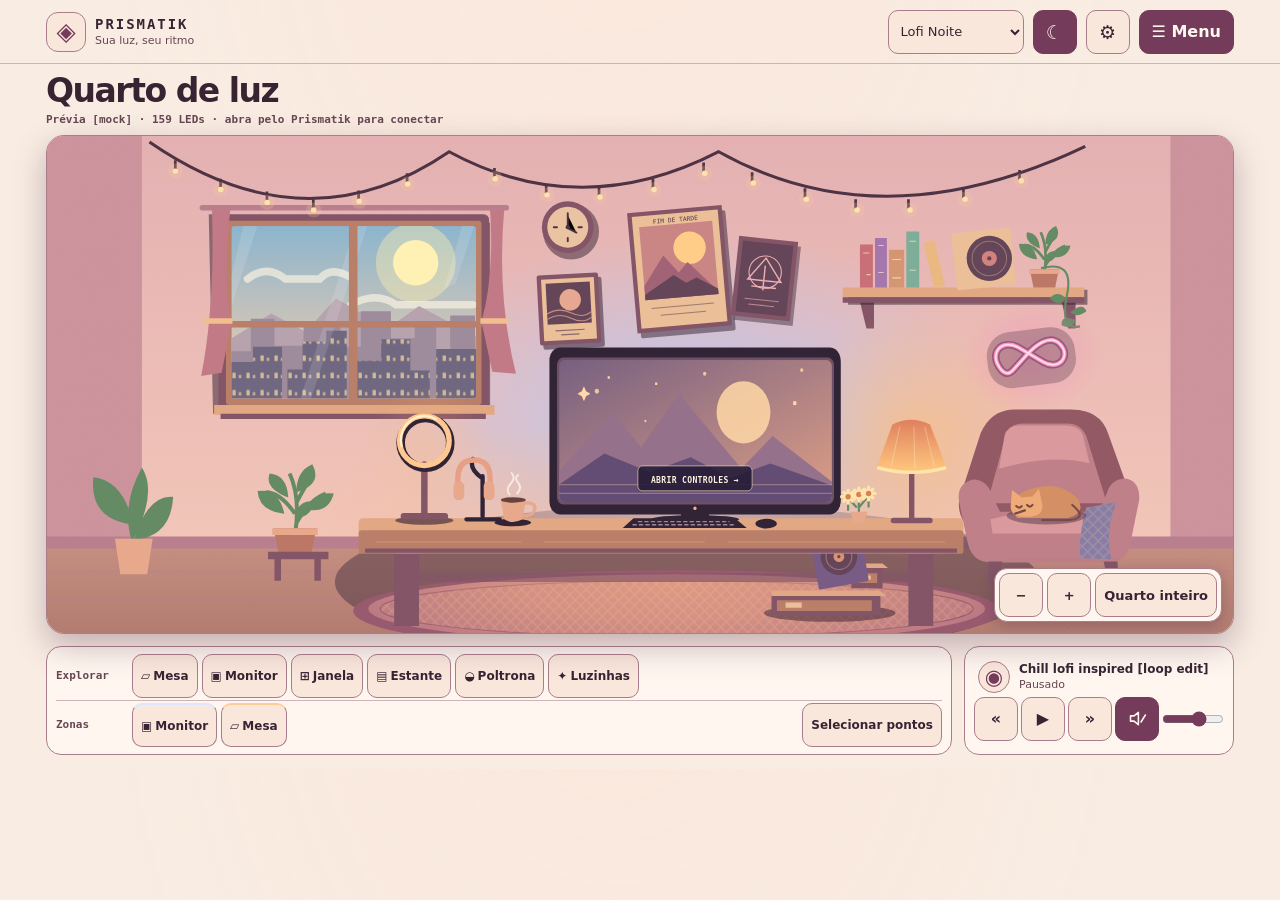
<file: Software/res/www/index.html>
<!doctype html>
<html lang="pt-BR" data-style="lofi">
<head>
<meta charset="utf-8">
<meta name="viewport" content="width=device-width, initial-scale=1">
<meta name="theme-color" content="#211923">
<title>Quarto de luz · Prismatik</title>
<link rel="stylesheet" href="app.css">
<script src="app.js" defer></script>
</head>
<body>
<header class="top">
  <div class="brand"><span class="brand-mark" aria-hidden="true">◈</span><div><strong>PRISMATIK</strong><small>Sua luz, seu ritmo</small></div></div>
  <div class="appearance">
    <label class="sr" for="theme">Estilo do quarto</label>
    <select id="theme"><option value="lofi">Lofi Noite</option><option value="retro">Retro CRT</option><option value="cozy">Aconchego Dia</option></select>
    <button id="scheme" type="button" aria-label="Modo claro" aria-pressed="false" title="Alternar modo claro ou escuro">☀</button>
    <button id="settings-open" type="button" aria-label="Configurações" title="Configurações">⚙</button>
    <button id="menu" type="button" aria-haspopup="dialog" class="primary"><span aria-hidden="true">☰</span> Menu</button>
  </div>
</header>
<main>
  <div class="heading"><div><h1>Quarto de luz</h1><p id="connection" role="status">Carregando prévia…</p></div></div>
  <div class="stage-frame"><section class="stage" aria-label="Quarto interativo">
    <svg id="room" viewBox="0 0 1100 510" preserveAspectRatio="xMidYMid slice" aria-label="Ilustração interativa do quarto; use os botões para navegar com teclado">
    <defs>
      <linearGradient id="wall" x2="0" y2="1" gradientUnits="objectBoundingBox"><stop class="wall-top"/><stop offset="1" class="wall-bottom"/></linearGradient>
      <linearGradient id="sky" x2="0" y2="1"><stop class="sky-top"/><stop offset="1" class="sky-bottom"/></linearGradient>
      <linearGradient id="floor" x2="0" y2="1"><stop class="floor-top"/><stop offset="1" class="floor-bottom"/></linearGradient>
      <linearGradient id="screen" x2="1" y2="1"><stop class="screen-top"/><stop offset="1" class="screen-bottom"/></linearGradient>
      <radialGradient id="lamp"><stop stop-color="#ffbe75" stop-opacity=".64"/><stop offset="1" stop-color="#ffbe75" stop-opacity="0"/></radialGradient>
      <radialGradient id="monitor-bias"><stop stop-color="currentColor"/><stop offset=".37" stop-color="currentColor" stop-opacity=".93"/><stop offset="1" stop-color="currentColor" stop-opacity="0"/></radialGradient>
      <radialGradient id="desk-bias"><stop stop-color="currentColor"/><stop offset=".45" stop-color="currentColor" stop-opacity=".72"/><stop offset="1" stop-color="currentColor" stop-opacity="0"/></radialGradient>
      <radialGradient id="neon-glow"><stop stop-color="#f58fbc" stop-opacity=".52"/><stop offset="1" stop-color="#f58fbc" stop-opacity="0"/></radialGradient>
      <clipPath id="back-wall"><rect x="88" y="23" width="954" height="373"/></clipPath>
      <clipPath id="rug-shape"><ellipse cx="584" cy="463" rx="286" ry="32"/></clipPath>
      <linearGradient id="lamp-shade" x2="0" y2="1"><stop stop-color="#df805f"/><stop offset="1" stop-color="#ffc77e"/></linearGradient>
      <pattern id="dither" width="7" height="7" patternUnits="userSpaceOnUse"><path d="M1 1h1v1H1zm4 4h1v1H5z" fill="#fff" opacity=".12"/></pattern>
      <pattern id="windows" width="13" height="16" patternUnits="userSpaceOnUse"><path d="M3 4h3v5H3zm6 2h2v3H9z" fill="var(--lit)" opacity=".68"/></pattern>
      <pattern id="weave" width="10" height="10" patternUnits="userSpaceOnUse"><path d="m0 5 5-5 5 5-5 5z" fill="none" stroke="#ffc892" opacity=".26"/></pattern>
      <pattern id="scan" width="4" height="4" patternUnits="userSpaceOnUse"><path d="M0 1h4" stroke="#060211" opacity=".25"/></pattern>
      <clipPath id="glass"><rect x="171" y="108" width="227" height="160" rx="3"/></clipPath>
      <clipPath id="screen-glass"><rect x="475" y="231" width="253" height="114" rx="5"/></clipPath>
      <g id="plant"><path d="M0 48C3 29 2 15-4 2M1 39q10-18 22-22M0 32Q-11 16-22 16M1 24Q10 7 13 4" fill="none" stroke="var(--leaf)" stroke-width="3"/><path d="M-5 20Q-23 13-19 2Q-6 3-5 20M1 16Q1 0 13-5Q21 10 1 16M9 29Q14 15 29 17Q25 32 9 29M-8 32Q-27 30-28 15Q-12 13-8 32M0 35Q2 21 15 23Q11 36 0 35" fill="var(--leaf)"/><path d="M-16 43h32l-4 20h-24z" fill="var(--pot)"/><path d="M-17 43h34v5h-34z" fill="var(--pot-light)"/></g>
      <g id="daisy"><path d="M0 0v13" stroke="var(--leaf)" stroke-width="2"/><path d="M0-6v12M-6 0H6m-10-4 8 8m0-8-8 8" stroke="#ffe5ab" stroke-width="3" stroke-linecap="round"/><circle r="2.5" fill="#d58256"/></g>
    </defs>
    <g id="room-art" aria-hidden="true">
      <rect width="1100" height="510" fill="url(#wall)"/>
      <path d="M0 0h88v405H0zM1042 0h58v408h-58z" class="side-wall"/>
      <path d="M0 16h1100v7H0zm0 380h1100v12H0z" class="trim"/>
      <path d="M0 407h1100v103H0z" fill="url(#floor)"/>
      <path d="M0 428h1100M0 453h1100M0 486h1100" fill="none" class="floor-lines" stroke-width="2"/>
      <path d="M0 0h1100v510H0z" fill="url(#dither)" opacity=".45"/>
      <ellipse cx="594" cy="438" rx="327" ry="72" fill="var(--room-shadow)" opacity=".42"/>
      <ellipse cx="584" cy="465" rx="300" ry="38" class="rug-edge"/>
      <ellipse cx="584" cy="463" rx="286" ry="32" class="rug"/>
      <ellipse cx="584" cy="463" rx="275" ry="26" fill="url(#weave)" stroke="var(--rug-edge)"/>
      <g id="rug-light" clip-path="url(#rug-shape)" opacity="0">
        <ellipse cx="582" cy="440" rx="308" ry="74" fill="url(#desk-bias)" opacity=".84"/>
      </g>
      <g clip-path="url(#back-wall)">
        <ellipse id="monitor-wall-light" cx="601" cy="295" rx="299" ry="183" fill="url(#monitor-bias)" opacity="0"/>
        <ellipse id="desk-wall-light" cx="568" cy="386" rx="344" ry="102" fill="url(#desk-bias)" opacity="0"/>
      </g>
      <path d="M150 97l261 8v177H154z" class="room-shadow" opacity=".52"/>
      <rect x="159" y="97" width="251" height="182" rx="5" class="wood-dark"/>
      <rect x="166" y="103" width="237" height="171" rx="3" class="wood"/>
      <g clip-path="url(#glass)">
        <rect x="171" y="108" width="227" height="160" fill="url(#sky)"/>
        <g class="night"><circle cx="344" cy="145" r="35" fill="#ffe6b5" opacity=".15"/><circle cx="344" cy="145" r="21" fill="#ffe9ba"/><circle cx="352" cy="138" r="19" class="moon-cut"/><path d="M193 129h2m20 28h3m12-30h3m28 14h4m22-24h3m17 36h4m74 13h4m-104 0h3m109-35h3" stroke="#ffdfaf" stroke-width="2.6" stroke-linecap="round"/></g>
        <g class="day"><circle cx="342" cy="142" r="37" fill="#fff1ac" opacity=".4"/><circle cx="342" cy="142" r="21" fill="#fff1b4"/><path d="M186 157q18-14 35 0h32q11-13 31 0M282 181q23-13 42 0h71" fill="none" stroke="#fff7e5" stroke-width="7" opacity=".64" stroke-linecap="round"/></g>
        <path d="m170 213 38-24 32 17 28-31 48 28 29-21 54 29v57H170z" class="hills"/>
        <path d="M170 224h19v-30h22v25h27v-21h34v22h19v-33h28v25h22v-11h20v22h13v-32h23v77H170z" class="city-back"/>
        <path d="M171 234h20v-14h27v48h-47zm52 7h14v-26h22v-10h19v63h-55zm62-8h25v-20h27v29h18v26h-70zm76-11h38v46h-38z" class="city"/>
        <path d="M171 234h20v-14h27v48h-47zm52 7h14v-26h22v-10h19v63h-55zm62-8h25v-20h27v29h18v26h-70zm76-11h38v46h-38z" fill="url(#windows)"/>
        <path id="rain" d="m180 121-12 28m37-9-11 24m29 10-12 25m33-58-12 29m45-42-12 27m34 25-10 24m44-55-12 26m47-13-10 25m-11 18-9 22m-112-3-10 23m138-43-12 26m-73-82-10 23" stroke="#eaf2ff" stroke-width="1.4" opacity=".28" class="night"/>
        <path d="m182 108-11 47v28l24-75m91 0-51 160h10l52-160m88 0-17 59 11-6 17-53" fill="#fff" opacity=".12"/>
      </g>
      <path d="M280 105h8v168h-8zm-114 91h237v6H166z" class="wood"/>
      <path d="M155 274h260v9H155z" class="wood-light"/><path d="M161 282h246v5H161z" class="wood-dark"/>
      <path d="M144 91h282" stroke="var(--trim)" stroke-width="5" stroke-linecap="round"/>
      <path d="M153 93h17q-7 60 1 105l-9 46-19 3q13-66 10-154zm258 0h13q-7 81 11 152l-22-2-10-46q12-44 8-104z" class="curtain"/>
      <path d="M145 196h27m230 0h25" stroke="var(--thread)" stroke-width="5"/>
      <circle cx="486" cy="113" r="26" class="room-shadow" opacity=".5"/><circle cx="483" cy="109" r="24" class="wood-dark"/><circle cx="483" cy="109" r="19" fill="#eac4a2"/><path d="M483 96v3m0 20v3m-13-13h3m20 0h3m-13-11v12l8 4" stroke="#513342" stroke-width="1.8" stroke-linecap="round"/><circle cx="483" cy="109" r="2" fill="#513342"/>
      <g transform="translate(538 96) rotate(-5)">
        <rect x="3" y="5" width="88" height="112" rx="2" class="room-shadow" opacity=".5"/><rect width="88" height="112" class="wood-dark"/><rect x="4" y="4" width="80" height="104" class="art-paper"/>
        <rect x="10" y="14" width="68" height="68" class="art-sky"/><circle cx="55" cy="37" r="15" fill="#ffcd87"/><path d="m10 69 20-27 13 17 9-9 26 29v3H10z" fill="var(--poster-hill)"/><path d="m10 77 28-16 11 8 10-4 19 12v5H10z" class="art-dark"/>
        <path d="M15 90h58M23 97h42" stroke="var(--poster-ink)" opacity=".5"/><text x="44" y="12" text-anchor="middle" class="poster-text" font-size="5.8">FIM DE TARDE</text>
      </g>
      <g transform="translate(454 154) rotate(-3)">
        <rect x="3" y="4" width="57" height="65" rx="2" class="room-shadow" opacity=".54"/>
        <rect width="57" height="65" rx="2" class="wood-dark"/>
        <rect x="4" y="4" width="49" height="57" class="art-paper"/>
        <rect x="8" y="8" width="41" height="38" class="art-dark"/>
        <circle cx="30" cy="24" r="10" fill="#e7a891"/>
        <path d="M8 36q11-6 22 0t19 0m-41 5q11-6 22 0t19 0" fill="none" stroke="#e7a891" stroke-opacity=".75"/>
        <path d="M15 52h27m-22 4h17" stroke="var(--poster-ink)" opacity=".62"/>
      </g>
      <g transform="translate(642 117) rotate(6)">
        <rect x="3" y="4" width="55" height="74" class="room-shadow" opacity=".45"/><rect width="55" height="74" class="wood-dark"/><rect x="4" y="4" width="47" height="66" class="art-dark"/>
        <circle cx="27.5" cy="31" r="15" fill="none" stroke="#edb0b4"/><path d="m12 39 15-21 16 21zm15-14v23m-11-3h23" fill="none" stroke="#edb0b4" stroke-width="1.3"/><path d="M11 57h32m-28 5h24" stroke="#edb0b4" opacity=".62"/>
      </g>
      <g>
        <path d="M754 178h13v25h-7zm187 0h13v25h-7z" class="wood-dark"/>
        <path d="M743 167h222v14H743z" class="room-shadow" opacity=".53"/><path d="M738 165h224v9H738z" class="wood-light"/><path d="M738 174h224v5H738z" class="wood-dark"/>
        <path d="M754 125h12v40h-12z" fill="#c96f77"/><path d="M768 119h11v46h-11z" fill="#a577ac"/><path d="M781 130h14v35h-14z" fill="#d59673"/><path d="M797 113h12v52h-12z" fill="#7eae99"/><path d="m813 124 10-3 10 42-10 3z" fill="#e9b981"/><path d="M757 133h6m8-7h5m8 13h8m8-17h6m-46 31h4m7-2h5m8 5h8m8-7h6" stroke="#fff2cd" opacity=".65"/>
        <rect x="844" y="112" width="55" height="53" rx="2" class="art-paper" transform="rotate(-6 870 165)"/><circle cx="874" cy="138" r="21" class="art-dark"/><circle cx="874" cy="138" r="16" fill="none" stroke="var(--lit)" opacity=".3"/><circle cx="874" cy="138" r="7" fill="#d48280"/><circle cx="874" cy="138" r="2" class="art-dark"/>
        <use href="#plant" transform="translate(925 112) scale(.84)"/><path d="M922 147q31-8 24 25t12 29" fill="none" stroke="var(--leaf)" stroke-width="2"/><path d="M945 175q-8-8-15 0 8 9 15 0m4 13q12-10 15-1-9 7-15 1m5 7q-14-5-13 5 9 5 13-5" fill="var(--leaf)"/>
      </g>
      <path d="M95 30q145 100 278 9 122 66 250 0 152 85 340-5" fill="none" stroke="var(--wire)" stroke-width="2.8"/>
      <g id="fairy" fill="#ffd29b" transform="translate(0 4)">
        <path d="M119 43v9m42 8v9m43 3v9m43-2v9m42-17v9m45-25v9m81-14v9m48 6v9m49-7v9m50-16v9m47-24v9m45 0v9m49 6v9m47 1v9m49-9v9m51-19v9m52-26v9" stroke="var(--wire)" stroke-width="2.5"/>
        <path d="M119 53h.1m42 17h.1m43 12h.1m43 7h.1m42-8h.1m45-16h.1m81-5h.1m48 15h.1m49 2h.1m50-7h.1m47-15h.1m45 9h.1m49 15h.1m47 10h.1m49 0h.1m51-10h.1m52-17h.1" stroke="#ffd29b" opacity=".22" stroke-width="14" stroke-linecap="round"/>
        <path d="M119 53h.1m42 17h.1m43 12h.1m43 7h.1m42-8h.1m45-16h.1m81-5h.1m48 15h.1m49 2h.1m50-7h.1m47-15h.1m45 9h.1m49 15h.1m47 10h.1m49 0h.1m51-10h.1m52-17h.1" stroke="#ffe4ae" stroke-width="5" stroke-linecap="round"/>
      </g>
      <ellipse cx="354" cy="313" rx="58" ry="58" fill="url(#lamp)" opacity=".42"/>
      <ellipse cx="805" cy="302" rx="125" ry="115" fill="url(#lamp)"/>
      <use href="#plant" transform="translate(230 335) scale(1.24)"/>
      <path d="M205 410h56v7h-56zm6 7h6v20h-6zm37 0h6v20h-6z" class="wood-dark"/>
      <g>
        <path d="M873 403q-30-18-27-41l20-62q9-21 30-22h53q28 0 35 22l22 61q8 29-20 49z" class="seat-dark"/>
        <path d="M872 365l17-62q3-12 17-12h40q13 0 18 12l19 62z" class="seat"/>
        <path d="M888 303q2-10 14-10h42q14 0 17 10l6 25q-35-9-84 5z" class="seat-shine"/>
        <path d="M859 343q14 0 19 18l6 12h92l8-20q4-11 17-11 13 3 12 20l-9 44q-5 14-20 14H876q-18 0-22-18l-8-38q-3-17 13-21" class="seat"/>
        <path d="M875 380q49-14 109 0l-2 13H877z" class="seat-shine"/>
        <path d="M873 419h13l-5 22h-8zm107 0h13v22h-8z" class="wood-dark"/>
        <path d="M964 369q-7 22-6 47l29 1q-6-26 5-53z" class="throw"/>
        <path d="M964 369q-7 22-6 47l29 1q-6-26 5-53z" fill="url(#weave)"/>
        <g id="cat">
          <ellipse cx="927" cy="376" rx="37" ry="8" class="room-shadow" opacity=".4"/>
          <path d="M896 373q-3-18 21-23 23-6 39 10 8 14-9 18h-47z" class="cat"/>
          <path d="m894 365 1-13 9 7 10-1 6-7 3 14q2 12-15 12-16 0-14-12" class="cat-light"/>
          <path d="M914 366q-2 3-5 0m-5 1q-2 3-5 0m-1 7 9-3m44-5q18 15-11 14h-17" fill="none" stroke="var(--cat-ink)" stroke-width="2" stroke-linecap="round"/>
        </g>
      </g>
      <path d="M322 393h23v86h-23zm477 0h23v86h-23z" class="wood-dark"/>
      <path d="M323 397h23v15h-23zm475 0h23v15h-23z" class="wood"/>
      <path d="M341 430h468v8H341z" class="wood-dark" opacity=".65"/>
      <g transform="translate(672 423)">
        <ellipse cx="54" cy="44" rx="61" ry="8" class="room-shadow" opacity=".5"/>
        <path d="M0 27h101v19H0zM74 2h29v19H74z" class="wood-dark"/>
        <path d="M0 23h100l7 5H0zm74-25h29l5 4H74z" class="wood-light"/>
        <path d="M5 32h88v10H5zm74-25h19v9H79z" class="wood"/>
        <path d="M13 34h15v5H13zm69-25h10v4H82z" class="art-paper"/>
        <g transform="translate(35 -29) rotate(-10)">
          <rect width="47" height="52" rx="1.5" fill="#785c85"/>
          <circle cx="23.5" cy="25" r="17" class="art-dark"/>
          <circle cx="23.5" cy="25" r="12" fill="none" stroke="#c397b0" opacity=".56"/>
          <circle cx="23.5" cy="25" r="5" fill="#d89575"/>
          <circle cx="23.5" cy="25" r="1.5" class="art-dark"/>
        </g>
      </g>
      <rect x="289" y="379" width="561" height="15" rx="4" class="wood-light"/>
      <rect x="289" y="390" width="561" height="22" rx="3" class="wood"/><path d="M295 407h549v4H295z" class="wood-dark"/>
      <path d="M305 401h135m21 0h149m22 0h201" stroke="var(--wood-light)" stroke-width="1" opacity=".55"/>
      <g id="ring-light" transform="translate(350 307)">
        <ellipse cy="74" rx="27" ry="4" class="room-shadow" opacity=".62"/>
        <path d="M0 22v48m-19 0h38" fill="none" stroke="var(--wood-dark)" stroke-width="6" stroke-linecap="round"/>
        <circle cx="1" cy="2" r="23" fill="none" stroke="var(--monitor)" stroke-width="8"/>
        <circle r="23" fill="none" stroke="#ffc891" stroke-width="5"/>
        <path d="M-21 5a22 22 0 0 1 32-25" fill="none" stroke="#fff1ce" stroke-width="2" stroke-linecap="round"/>
      </g>
      <path d="M588 356h26v23h-26z" class="monitor-frame"/><ellipse cx="601" cy="380" rx="41" ry="4" class="monitor-frame"/>
      <g transform="translate(0 223) scale(1 1.155) translate(0 -223)"><rect x="466" y="221" width="270" height="134" rx="10" class="room-shadow"/>
      <rect x="467" y="223" width="269" height="131" rx="10" class="monitor-frame"/>
      <rect x="473" y="229" width="257" height="118" rx="6" class="monitor-bevel"/>
      <g clip-path="url(#screen-glass)">
        <rect x="475" y="231" width="253" height="114" fill="url(#screen)"/>
        <circle cx="646" cy="273" r="25" fill="var(--screen-sun)" opacity=".86"/>
        <path d="m473 322 51-49 27 28 35-43 58 60 29-26 57 38v16H473z" class="screen-hill"/>
        <path d="m475 331 42-25 42 15 38-12 37 17 37-12 58 18v13H475z" class="screen-near"/>
        <path d="M475 331h253m-253 7h253" stroke="var(--screen-sun)" opacity=".3"/>
        <path d="m498 252 2 4 4 2-4 2-2 4-2-4-4-2 4-2zm22-8h2v2h-2zm172 20h3v3h-3zm-128-15h2v2h-2z" fill="var(--screen-sun)"/>
        <g id="screen-stars" aria-hidden="true" fill="var(--screen-sun)"><circle cx="510" cy="256" r="2"/><circle cx="555" cy="280" r="1"/><circle cx="700" cy="239" r="1.5"/><circle cx="610" cy="242" r="1.6"/></g>
        <g id="screen-wave" aria-hidden="true" stroke="var(--screen-sun)" fill="none" stroke-width="1.4" opacity=".54"><path d="M476 304q19-16 39 0t39 0 39 0 39 0 39 0 39 0 39 0"/><path d="M476 313q19-14 39 0t39 0 39 0 39 0 39 0 39 0 39 0"/></g>
        <g id="screen-embers" aria-hidden="true" fill="var(--screen-sun)"><circle cx="513" cy="285" r="3"/><circle cx="557" cy="269" r="2"/><circle cx="589" cy="289" r="3"/><circle cx="679" cy="271" r="2"/><circle cx="699" cy="293" r="3"/></g>
        <foreignObject x="475" y="231" width="253" height="114" id="custom-screen" hidden><div class="screen-media"><img id="screen-image" alt="" hidden><canvas id="screen-still" width="506" height="228" hidden></canvas></div></foreignObject>
        <rect x="475" y="231" width="253" height="114" fill="url(#scan)" class="crt-only"/>
        <g class="screen-invite" transform="translate(548 316)"><rect width="106" height="20" rx="4"/><text x="53" y="13.5" text-anchor="middle">ABRIR CONTROLES →</text></g>
      </g>
      <circle cx="601" cy="350" r="1.5" fill="#f5af89"/></g>
      <path d="M544 379h94l11 9H534z" class="monitor-frame"/><path d="M548 382h85m-90 3h94" stroke="#a58294" stroke-width="1.2" stroke-dasharray="4 2"/>
      <ellipse cx="667" cy="384" rx="10" ry="4.5" class="monitor-frame"/>
      <path d="M389 380h31m-16-3v-37m0 2q-13-9-9-18" stroke="var(--monitor)" stroke-width="4" fill="none" stroke-linecap="round"/>
      <path d="M381 354v-11q0-18 15-18t15 18v11" fill="none" stroke="var(--headphones)" stroke-width="5"/><rect x="377" y="345" width="10" height="17" rx="4" class="headphones"/><rect x="405" y="345" width="10" height="17" rx="4" class="headphones"/>
      <ellipse cx="432" cy="383" rx="17" ry="3.5" class="room-shadow"/><path d="M440 365q15-2 12 7-2 5-11 5" fill="none" stroke="var(--pot-light)" stroke-width="3"/><path d="M421 362h23l-3 18q-9 5-17 0z" class="mug"/><ellipse cx="432.5" cy="362" rx="11.5" ry="2.5" fill="#68423f"/>
      <path id="steam" d="M429 357q-4-5 1-10t1-10m5 19q5-5 1-10t0-7" fill="none" stroke="var(--steam)" stroke-width="1.8" stroke-linecap="round"/>
      <path d="M785 381h34m-17-3v-55" fill="none" stroke="var(--wood-dark)" stroke-width="5" stroke-linecap="round"/><path d="M784 292q17-9 35 0l15 39q-32 10-64 0z" fill="url(#lamp-shade)"/>
      <path d="M770 332q32 9 64 0" fill="none" stroke="#ffe5a7" stroke-width="3"/><path d="m791 294-8 37m21-37 1 39m9-39 9 37" stroke="#ffeed1" opacity=".33" fill="none"/>
      <path d="M753 379v-13m0 3 10-12m-12 12-9-10" stroke="var(--leaf)" fill="none" stroke-width="2"/><use href="#daisy" x="753" y="357"/><use href="#daisy" x="743" y="359"/><use href="#daisy" x="762" y="356"/><path d="M745 373h16l-3 10h-10z" class="mug"/>
      <g class="neon" transform="translate(913 230) rotate(-7)">
        <ellipse rx="66" ry="53" fill="url(#neon-glow)"/>
        <rect x="-41" y="-26" width="82" height="52" rx="22" class="room-shadow" opacity=".27"/>
        <path d="M-29 8C-40-9-25-21-11-11L10 5c14 11 27-2 18-14s-25 0-32 6l-15 13c-4 3-7 2-10-2Z" fill="none" stroke="#733965" stroke-width="7" opacity=".56"/>
        <path d="M-29 8C-40-9-25-21-11-11L10 5c14 11 27-2 18-14s-25 0-32 6l-15 13c-4 3-7 2-10-2Z" fill="none" stroke="#ff97c4" stroke-width="3.8"/>
        <path d="M-29 8C-40-9-25-21-11-11L10 5c14 11 27-2 18-14s-25 0-32 6l-15 13c-4 3-7 2-10-2Z" fill="none" stroke="#ffe4f1" stroke-width="1.4"/>
      </g>
      <path d="M79 401q-11-33 9-69 15 23-9 69m1-16q-41-5-37-44 28 3 37 44m1 14q12-42 36-40-2 37-36 40" fill="var(--leaf)"/>
      <path d="M63 398h35l-5 33H68z" class="mug"/>
    </g>
    <g id="section-hits" aria-hidden="true">
      <rect data-view="lights" x="95" y="28" width="870" height="61" rx="11"><title>Luzinhas</title></rect>
      <rect data-view="window" x="144" y="91" width="284" height="203" rx="11"><title>Janela</title></rect>
      <rect data-view="shelf" x="735" y="100" width="237" height="103" rx="11"><title>Estante</title></rect>
      <rect data-view="chair" x="847" y="276" width="168" height="166" rx="11"><title>Poltrona</title></rect>
      <rect data-view="monitor" x="451" y="208" width="302" height="168" rx="11"><title>Monitor</title></rect>
      <path data-view="desk" d="M289 377h561v37H289z"><title>Mesa</title></path>
    </g>
    <rect id="screen-anchor" x="475" y="232" width="253" height="131" visibility="hidden" pointer-events="none"/>
    <g id="zones-art"></g><g id="dots"></g><path id="order-arrow" visibility="hidden" pointer-events="none"/><g id="order-points" pointer-events="none"></g>
    <rect id="band" visibility="hidden" pointer-events="none"/>
    </svg>
    <div class="stage-tools" role="group" aria-label="Ampliação">
      <button id="out" type="button" aria-label="Diminuir zoom">−</button><button id="in" type="button" aria-label="Aumentar zoom">+</button><button id="home" type="button" title="Restaurar a vista do quarto">Quarto inteiro</button>
    </div>
    <div id="hint" role="status"></div>
  </section></div>
  <div class="below">
    <section class="zone-panel" aria-label="Seções e zonas">
      <div class="strip"><h2>Explorar</h2><div class="chips" id="views"></div></div>
      <div class="strip"><h2>Zonas</h2><div class="chips" id="zone-list"></div><button type="button" id="edit" aria-pressed="false">Selecionar pontos</button></div>
    </section>
    <section class="player" aria-label="Música do quarto">
      <div class="track"><span class="record" aria-hidden="true">◉</span><div><strong id="track-name"></strong><small id="track-state" aria-live="polite">Pausado</small></div></div>
      <div class="transport">
        <button id="prev-track" type="button" aria-label="Faixa anterior">«</button>
        <button id="play" type="button" aria-label="Reproduzir">▶</button>
        <button id="next-track" type="button" aria-label="Próxima faixa">»</button>
        <button id="mute" type="button" aria-label="Silenciar música" aria-pressed="true" title="Ativar som">
          <svg width="21" height="21" viewBox="0 0 24 24" fill="none" stroke="currentColor" stroke-width="1.8" stroke-linecap="round" stroke-linejoin="round" aria-hidden="true" focusable="false">
            <path d="M4 9h4l5-4v14l-5-4H4z"/>
            <path class="sound-waves" d="M16 9a4 4 0 0 1 0 6m2.5-8.5a7.8 7.8 0 0 1 0 11"/>
            <path class="sound-slash" d="m16 16 5-8"/>
          </svg>
        </button>
        <input id="volume" type="range" min="0" max="100" value="64" aria-label="Volume">
      </div>
      <audio id="music" preload="none" loop></audio>
    </section>
  </div>
</main>
<dialog id="popup" aria-labelledby="popup-title">
  <div class="popup-inner">
    <div id="config-bar"></div>
    <svg id="mobile-leds" aria-label="Prévia das LEDs selecionadas"></svg>
    <div class="popup-head"><div><h2 id="popup-title">Menu de luz</h2><p id="popup-zone"></p></div><button id="close" type="button" autofocus aria-label="Fechar menu">×</button></div>
    <div class="tabs" role="tablist" aria-label="Controles de luz">
      <button type="button" role="tab" id="tab-now" aria-controls="now" aria-selected="true">Agora</button>
      <button type="button" role="tab" id="tab-presets" aria-controls="presets" aria-selected="false" tabindex="-1">Presets</button>
      <button type="button" role="tab" id="tab-triggers" aria-controls="triggers" aria-selected="false" tabindex="-1">Gatilhos</button>
      <button type="button" role="tab" id="tab-scenes" aria-controls="scenes" aria-selected="false" tabindex="-1">Cenas</button>
    </div>
    <div class="screen-shortcuts"><button id="screen-order" type="button">Ordem</button><button id="screen-settings" type="button">⚙ Configurações</button></div>
    <section id="now" role="tabpanel" aria-labelledby="tab-now" tabindex="0">
      <div class="control"><label for="zone-picker">Zona</label><select id="zone-picker"></select></div>
      <div class="control"><label for="color">Cor da luz</label><input id="color" type="color" value="#fbb883"></div>
      <div class="control"><label for="brightness">Brilho</label><input id="brightness" type="range" min="0" max="100"><output id="brightness-value" for="brightness"></output></div>
      <div class="control"><label for="power">Luz da zona</label><button id="power" type="button" role="switch" aria-checked="true">Ligada</button></div>
      <button id="zone-order" type="button">Ordem das LEDs →</button>
    </section>
    <section id="presets" role="tabpanel" aria-labelledby="tab-presets" tabindex="0" hidden><p>Escolha o clima da zona selecionada.</p><div class="preset-grid" id="preset-list"></div></section>
    <section id="triggers" role="tabpanel" aria-labelledby="tab-triggers" tabindex="0" hidden>
      <form id="trigger-form">
        <div class="phrase"><label>Quando <select id="event"><option value="">Teste manual</option><option value="openbot">Agente terminar</option><option value="sistema">Chegar notificação</option><option value="horario">Chegar no horário</option></select></label>
        <span aria-hidden="true">→</span><label><span class="sr">Efeito</span><select id="effect"><option value="pulse">Pulsar</option><option value="wave">Fazer onda</option><option value="solid">Acender</option><option value="breathe">Respirar</option></select></label>
        <label>em <select id="target" aria-label="Zona do gatilho"></select></label>
        <label>por <select id="duration" aria-label="Duração"><option value="3">3 segundos</option><option value="5">5 segundos</option><option value="10">10 segundos</option><option value="20">20 segundos</option></select></label></div>
        <p class="muted">O teste dispara o efeito agora. A execução automática de regras está indisponível nesta versão. O rascunho fica no navegador.</p>
        <div class="actions"><button class="primary" type="submit">Testar</button><button id="undo" type="button" disabled>Desfazer</button></div>
      </form>
    </section>
    <section id="scenes" role="tabpanel" aria-labelledby="tab-scenes" tabindex="0" hidden><p>Mude a iluminação do perfil inteiro.</p><div class="scene-list" id="scene-list"></div></section>
    <div class="popup-status" id="notice" role="status"></div>
  </div>
  <aside id="desk-dock" hidden aria-label="Controles da mesa">
    <div><strong>Mesa</strong><small id="desk-dock-label"></small></div>
    <input id="dock-color" type="color" aria-label="Cor da mesa">
    <button id="dock-power" type="button" role="switch" aria-checked="true">Ligada</button>
    <button id="dock-now" type="button">Ajustar mesa</button>
  </aside>
</dialog>
<dialog id="settings" aria-labelledby="settings-title">
  <div class="popup-inner">
    <div class="popup-head"><div><h2 id="settings-title">Configurações</h2><p>Preferências do quarto e do Prismatik</p></div><button id="settings-close" type="button" autofocus aria-label="Fechar configurações">×</button></div>
    <label class="sr" for="settings-search">Buscar configurações</label><input id="settings-search" type="search" placeholder="Buscar configurações">
    <p class="muted">Configuração completa do Prismatik indisponível nesta versão. Os ajustes de luz disponíveis aparecem abaixo.</p>
    <div id="settings-groups">
      <details open><summary>Aparência da luz</summary><div class="control"><label for="settings-theme">Estilo do quarto</label><select id="settings-theme"><option value="lofi">Lofi Noite</option><option value="retro">Retro CRT</option><option value="cozy">Aconchego Dia</option></select></div><div class="control"><label for="settings-mode">Modo claro ou escuro</label><select id="settings-mode"><option value="system">Do dispositivo</option><option value="dark">Escuro</option><option value="light">Claro</option></select></div><div class="control"><label for="screen-loop">Fundo do monitor</label><select id="screen-loop"><option value="stars">Céu de verão</option><option value="waves">Ondas lentas</option><option value="embers">Brasas</option></select></div><div class="control"><label id="screen-file-label" for="screen-file-pick">Meu arquivo</label><button id="screen-file-pick" type="button" aria-describedby="screen-file-label">Escolher imagem</button><input id="screen-file" type="file" accept="image/png,image/jpeg,image/webp,image/gif,image/avif" hidden></div><button id="remove-screen-file" type="button" hidden>Voltar aos fundos prontos</button><div class="control"><label for="global-bright">Brilho geral</label><input id="global-bright" type="range" min="0" max="100" value="100" aria-label="Brilho geral"><output id="global-value"></output></div><div class="control"><label for="global-power">Luz do quarto</label><button id="global-power" type="button" role="switch" aria-checked="true">Ligada</button></div></details>
      <details><summary>Captura da tela</summary><div id="capture-info" class="setting-items"></div></details>
      <details><summary>Dispositivo</summary><div class="control"><label for="profile">Perfil de luz</label><select id="profile"></select></div><div id="device-info" class="setting-items"></div><button id="settings-order" type="button">Ordem das LEDs →</button></details>
      <details><summary>Integrações</summary><div id="integration-info" class="setting-items"></div></details>
      <details><summary>Avançado</summary><div id="advanced-info" class="setting-items"></div></details>
    </div>
    <p id="settings-empty" hidden>Nenhuma configuração encontrada.</p>
    <div class="actions"><button id="restore" type="button">Restaurar padrão</button><button id="restore-cancel" type="button" hidden>Cancelar</button></div>
    <div class="popup-status" id="settings-notice" role="status"></div>
  </div>
</dialog>
<dialog id="order-dialog" aria-labelledby="order-title">
  <div class="popup-inner">
    <div class="popup-head"><div><h2 id="order-title">Ordem das LEDs</h2><p id="order-subtitle">Escolha o caminho da luz</p></div><button id="order-close" type="button" autofocus aria-label="Fechar ordem das LEDs">×</button></div>
    <p class="muted">Alterar a ordem na fita está indisponível nesta versão.</p>
    <div class="control"><label for="order-segment">Segmento</label><select id="order-segment"></select></div>
    <div class="order-fields">
      <label>LED inicial <input id="order-start" type="number" min="1" value="1"></label>
      <label>LED final <input id="order-end" type="number" min="1" value="1"></label>
      <label>Sentido <select id="order-reverse"><option value="false">Normal →</option><option value="true">Invertido ←</option></select></label>
      <label>Deslocamento <input id="order-offset" type="number" value="0"></label>
    </div>
    <label class="check"><input id="order-mirror" type="checkbox"> Espelhar</label>
    <button id="order-pick" type="button">Marcar início e fim no quarto</button>
    <div class="order-presets"><button id="order-desk" type="button">Mesa invertida</button><button id="order-cw" type="button">Contorno horário</button><button id="order-ccw" type="button">Contorno anti-horário</button></div>
    <p id="order-preview"></p>
    <div class="actions"><button id="order-test" type="button">Testar ordem</button><button id="order-save" type="button" class="primary">Experimentar por 15 s</button><button id="order-confirm" type="button" class="primary" hidden>Confirmar ordem</button><button id="order-undo" type="button">Desfazer</button></div>
    <div class="popup-status" id="order-notice" role="status"></div>
  </div>
</dialog>
<template id="focus-controls"><nav class="focus-controls" aria-label="Enquadramento da configuração">
  <button type="button" data-focus-back>← Voltar ao quarto</button>
  <div class="focus-modes" role="group" aria-label="Escolher área da luz">
    <button type="button" data-focus-mode="monitor" aria-pressed="true">Tela</button>
    <button type="button" data-focus-mode="desk" aria-pressed="false">Mesa</button>
    <button type="button" data-focus-mode="both" aria-pressed="false">Tela + Mesa</button>
  </div>
</nav></template>
</body>
</html>
</file>
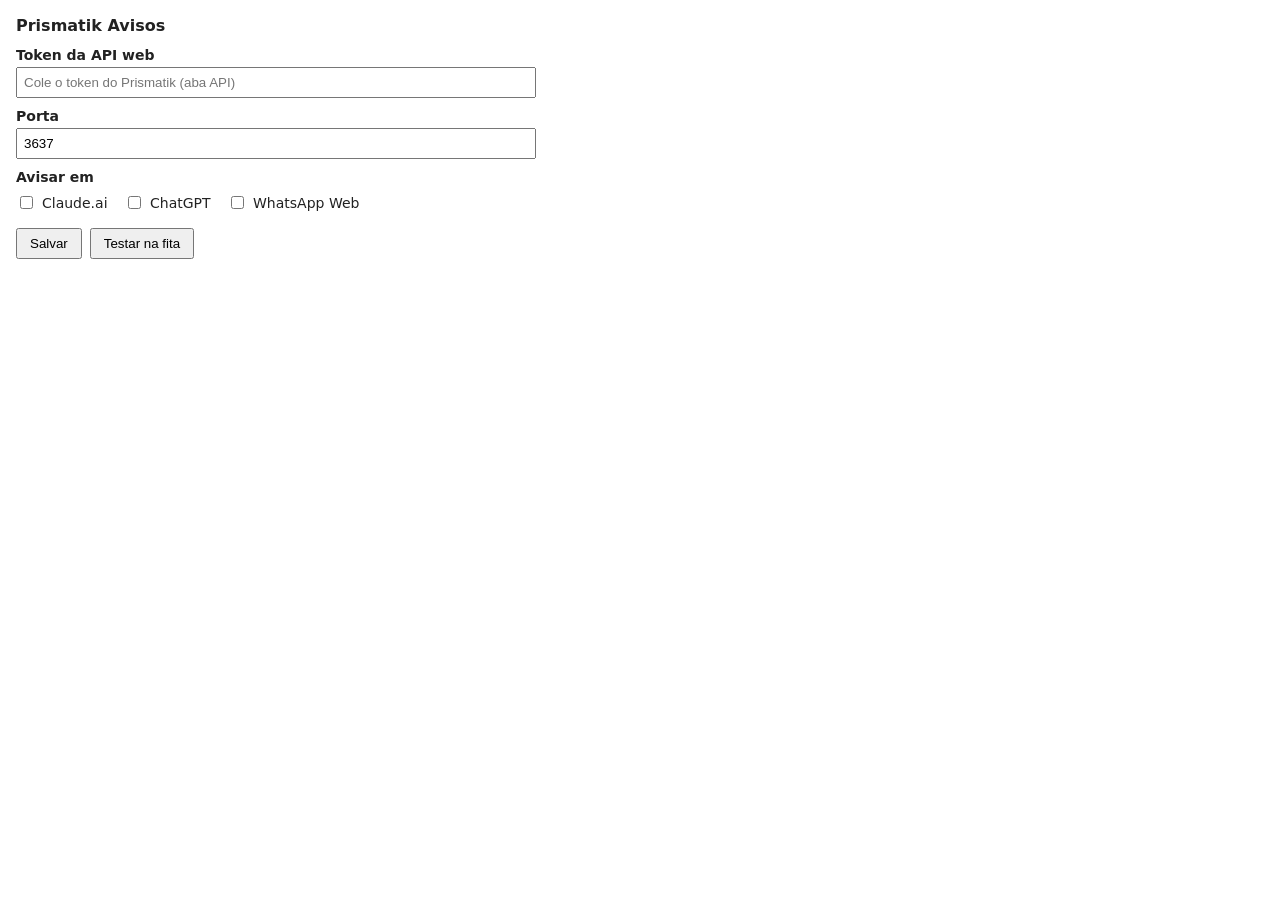
<file: Software/integrations/browser-extension/options.html>
<!doctype html>
<html lang="pt-BR">
<head>
<meta charset="utf-8">
<title>Prismatik Avisos</title>
<style>
  body { font: 14px system-ui, sans-serif; margin: 16px; min-width: 340px; max-width: 520px; color: #222; }
  h1 { font-size: 16px; margin: 0 0 12px; }
  label { display: block; margin: 10px 0 4px; font-weight: 600; }
  input[type=password], input[type=text], input[type=number] { width: 100%; box-sizing: border-box; padding: 6px; }
  .row { display: flex; gap: 8px; margin-top: 12px; }
  button { padding: 6px 12px; cursor: pointer; }
  .sites label { display: inline-flex; gap: 6px; align-items: center; margin: 4px 12px 4px 0; font-weight: 400; }
  #msg { margin-top: 12px; min-height: 1.3em; }
  .ok { color: #137333; } .erro { color: #b3261e; }
</style>
</head>
<body>
<h1>Prismatik Avisos</h1>

<label for="token">Token da API web</label>
<input id="token" type="password" autocomplete="off" placeholder="Cole o token do Prismatik (aba API)">

<label for="port">Porta</label>
<input id="port" type="number" min="1" max="65535" value="3637">

<label>Avisar em</label>
<div class="sites">
  <label><input type="checkbox" id="en-claude"> Claude.ai</label>
  <label><input type="checkbox" id="en-chatgpt"> ChatGPT</label>
  <label><input type="checkbox" id="en-whatsapp"> WhatsApp Web</label>
</div>

<div class="row">
  <button id="save">Salvar</button>
  <button id="test">Testar na fita</button>
</div>
<div id="msg"></div>
<script src="options.js"></script>
</body>
</html>
</file>
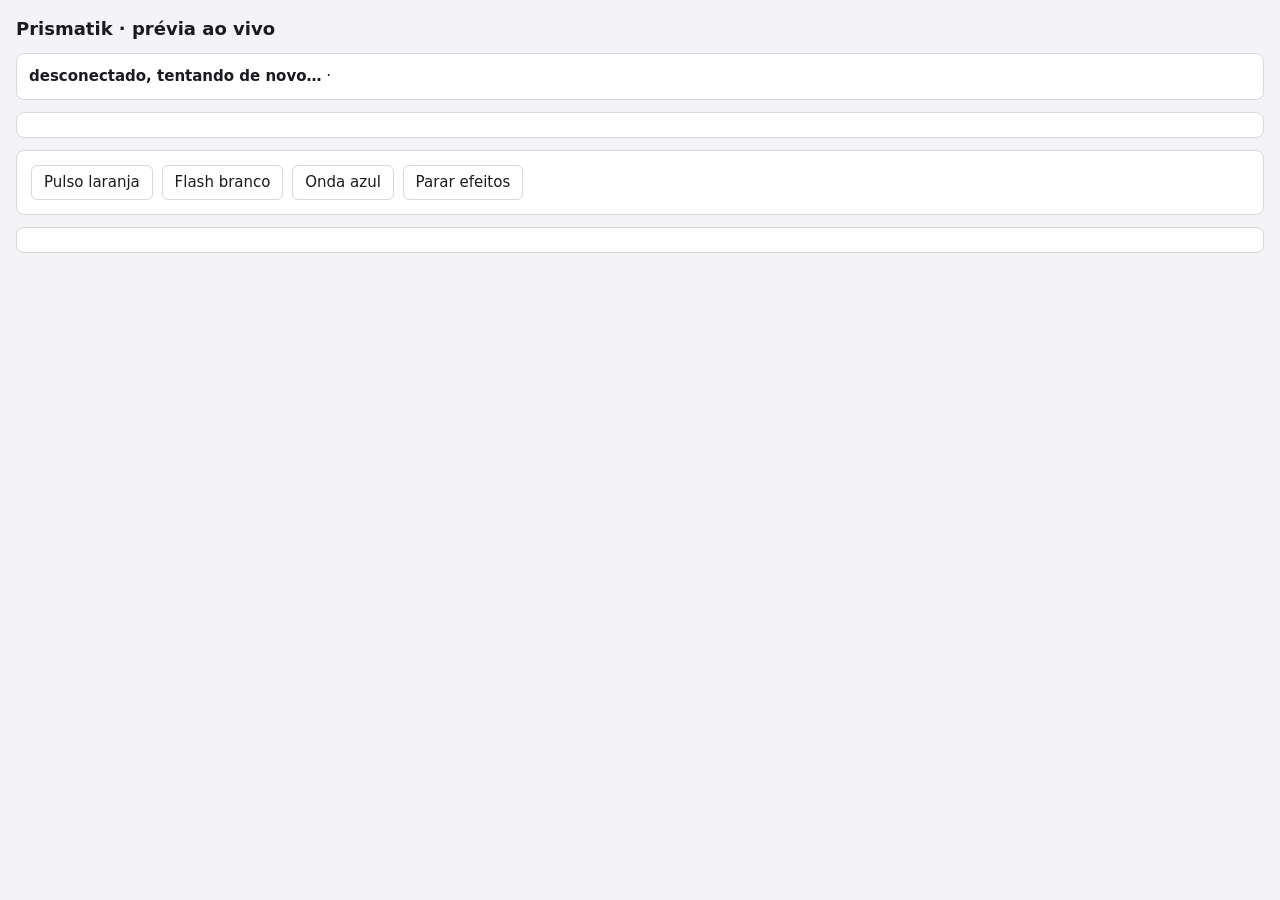
<file: Software/res/www/test.html>
<!doctype html>
<html lang="pt-BR">
<head>
<meta charset="utf-8">
<meta name="viewport" content="width=device-width, initial-scale=1">
<title>Prismatik - prévia ao vivo</title>
<style>
  :root { color-scheme: light dark; --bg: #f4f4f6; --fg: #1b1b1f; --card: #fff; --line: #d8d8de; }
  @media (prefers-color-scheme: dark) { :root { --bg: #17171a; --fg: #ececf1; --card: #232328; --line: #3a3a42; } }
  body { margin: 0; padding: 16px; background: var(--bg); color: var(--fg); font: 15px/1.4 system-ui, sans-serif; }
  h1 { font-size: 18px; margin: 0 0 12px; }
  .card { background: var(--card); border: 1px solid var(--line); border-radius: 8px; padding: 12px; margin-bottom: 12px; }
  #strip { display: flex; flex-wrap: wrap; gap: 2px; }
  #strip i { width: 14px; height: 14px; border-radius: 3px; background: #000; display: block; }
  button { font: inherit; padding: 6px 12px; border-radius: 6px; border: 1px solid var(--line); background: var(--card); color: var(--fg); cursor: pointer; margin: 2px; }
  pre { margin: 0; white-space: pre-wrap; font-size: 13px; }
  #status { font-weight: 600; }
</style>
</head>
<body>
<h1>Prismatik · prévia ao vivo</h1>
<div class="card"><span id="status">conectando…</span> · <span id="stats"></span></div>
<div class="card"><div id="strip"></div></div>
<div class="card">
  <button data-fx="pulse">Pulso laranja</button>
  <button data-fx="flash">Flash branco</button>
  <button data-fx="wave">Onda azul</button>
  <button id="stop">Parar efeitos</button>
</div>
<div class="card"><pre id="log"></pre></div>
<script>
// Development-only page. Supply a temporary local credential in the fragment.
const TOKEN = new URLSearchParams(location.hash.slice(1)).get("t") || "";
if (location.hash) history.replaceState(null, "", location.pathname + location.search);
const strip = document.getElementById("strip");
const statusEl = document.getElementById("status");
const statsEl = document.getElementById("stats");
const logEl = document.getElementById("log");
let cells = [];

function log(msg) { logEl.textContent = (new Date().toLocaleTimeString() + " " + msg + "\n" + logEl.textContent).slice(0, 2000); }

function ensureCells(n) {
  if (cells.length === n) return;
  strip.textContent = "";
  cells = [];
  for (let i = 0; i < n; i++) { const c = document.createElement("i"); c.title = "LED " + i; strip.appendChild(c); cells.push(c); }
}

function drawFrame(b64) {
  const bin = atob(b64);
  ensureCells(bin.length / 3);
  for (let i = 0; i < cells.length; i++)
    cells[i].style.background = "rgb(" + bin.charCodeAt(i * 3) + "," + bin.charCodeAt(i * 3 + 1) + "," + bin.charCodeAt(i * 3 + 2) + ")";
}

const effects = {
  pulse: { id: "test-pulse", target: { all: true }, effect: { type: "pulse", color: "#ff6a00", period_ms: 700, count: 3 } },
  flash: { id: "test-flash", target: { all: true }, effect: { type: "flash", color: "#ffffff", period_ms: 300, count: 2 } },
  wave:  { id: "test-wave",  target: { all: true }, effect: { type: "wave", color: "#2a7bff", period_ms: 1500, width: 0.3 } }
};

async function api(method, path, body) {
  const r = await fetch("/api/v1" + path, { method, headers: { "Authorization": "Bearer " + TOKEN, "Content-Type": "application/json" }, body: body ? JSON.stringify(body) : undefined });
  const text = await r.text();
  log(method + " " + path + " → " + r.status + " " + text.slice(0, 120));
}

document.querySelectorAll("button[data-fx]").forEach(b => b.onclick = () => api("POST", "/trigger", effects[b.dataset.fx]));
document.getElementById("stop").onclick = () => api("DELETE", "/trigger/*");

function connect() {
  const ws = new WebSocket("ws://" + location.host + "/ws");
  ws.onopen = () => ws.send(JSON.stringify({ type: "auth", token: TOKEN }));
  ws.onmessage = (e) => {
    const m = JSON.parse(e.data);
    if (m.type === "auth_ok") {
      statusEl.textContent = "conectado";
      ws.send(JSON.stringify({ type: "subscribe", channels: ["frame", "stats", "events"] }));
    } else if (m.type === "frame") drawFrame(m.rgb);
    else if (m.type === "stats") statsEl.textContent = m.fps.toFixed(1) + " quadros/s (limite da fita: " + m.serial_max_fps.toFixed(1) + ")";
    else if (m.type === "event") log("evento " + m.event + " " + JSON.stringify(m.data));
    else if (m.type === "error") log("erro " + m.code + ": " + m.message);
  };
  ws.onclose = () => { statusEl.textContent = "desconectado, tentando de novo…"; setTimeout(connect, 2000); };
}
connect();
</script>
</body>
</html>
</file>
<file: Software/res/www/app.css>
:root {
  color-scheme: dark;
  --bg:#211923; --panel:#2a202d; --lift:#362937; --hover:#483746;
  --ink:#fff4e7; --muted:#dec8ce; --border:#715565; --accent:#ffd09d; --accent-ink:#331d24;
  --shade:rgba(23,13,24,.27); --shadow:#160f1acc; --focus:#fac082;
  --wall-a:#503447; --wall-b:#926164; --floor-a:#543b4b; --floor-b:#322837;
  --side:#402b40; --trim:#452d41; --wire:#4d3343; --room-shadow:#342235;
  --sky-a:#272340; --sky-b:#755879; --hills:#5f506c; --city-back:#59485f; --city:#39334f; --lit:#ffd49f;
  --wood:#9e665b; --wood-dark:#553545; --wood-light:#c48a6b; --curtain:#985768; --thread:#e4a478;
  --leaf:#80a38a; --pot:#ac6f66; --pot-light:#dfa081;
  --rug:#a36570; --rug-edge:#673f56; --seat:#9b6369; --seat-dark:#683f52; --seat-shine:#ba7e7e; --throw:#77729b;
  --cat:#d49064; --cat-light:#efab77; --cat-ink:#774b43; --headphones:#e7a086;
  --poster:#ebbf98; --poster-sky:#c98684; --poster-hill:#a36377; --poster-ink:#51384d; --poster-dark:#654558;
  --monitor:#302436; --bevel:#6e5067; --monitor-a:#554162; --monitor-b:#d79388; --screen-sun:#ffd8a7;
  --screen-hill:#95718c; --screen-near:#634d74; --steam:#ffdbc9;
  --body-font: system-ui,-apple-system,BlinkMacSystemFont,"Segoe UI",sans-serif;
  --mono: ui-monospace,"Cascadia Mono","DejaVu Sans Mono",monospace;
}
:root[data-style=retro] {
  --bg:#131225; --panel:#201a35; --lift:#30244a; --hover:#443361; --ink:#fff2fc; --muted:#e4c8ec;
  --border:#77558c; --accent:#ffade2; --accent-ink:#300f38; --focus:#ffd1f2;
  --wall-a:#2b2758; --wall-b:#765185; --floor-a:#3f335c; --floor-b:#241d43;
  --side:#30254b; --trim:#3e2b57; --wire:#3d305b; --room-shadow:#241834;
  --sky-a:#171839; --sky-b:#75518c; --hills:#6661a0; --city-back:#574879; --city:#312b59; --lit:#f3aeda;
  --wood:#795783; --wood-dark:#4b335e; --wood-light:#ae779f; --curtain:#77578f; --thread:#ff9ac9;
  --leaf:#81c7ad; --pot:#9069ac; --pot-light:#ca8cb8; --rug:#885690; --rug-edge:#593b76;
  --seat:#755d9b; --seat-dark:#4c3d75; --seat-shine:#9780bc; --throw:#d888b8;
  --poster:#dabbdf; --poster-sky:#8e64ac; --poster-hill:#aa639f; --poster-ink:#46345c; --poster-dark:#503d74;
  --monitor:#292239; --bevel:#8467a0; --monitor-a:#3e3976; --monitor-b:#bb5eaa; --screen-sun:#ffc2dc;
  --screen-hill:#8074b5; --screen-near:#4d477f; --headphones:#ed9bcf;
}
:root[data-style=cozy] {
  --bg:#24201c; --panel:#302820; --lift:#403328; --hover:#514337; --ink:#fff7e7; --muted:#e0cebb;
  --border:#786352; --accent:#ffdb9d; --accent-ink:#332412; --focus:#ffe5b1;
  --wall-a:#544a3f; --wall-b:#8e7859; --floor-a:#604b3e; --floor-b:#352e29;
  --side:#4d4137; --trim:#4e3d32; --wire:#513c32; --room-shadow:#352920;
  --sky-a:#2f3447; --sky-b:#887073; --hills:#766d75; --city-back:#655a61; --city:#3c4054;
  --wood:#9c6c4e; --wood-dark:#5d4235; --wood-light:#c89767; --curtain:#937458; --thread:#e2b480;
  --leaf:#a1ae75; --pot:#a96b55; --pot-light:#dda481; --rug:#a7794f; --rug-edge:#735044;
  --seat:#879071; --seat-dark:#566049; --seat-shine:#a2ac84; --throw:#cf9960;
  --poster:#eac999; --poster-sky:#d29b66; --poster-hill:#a37060; --poster-ink:#48392f; --poster-dark:#657451;
  --monitor:#332a29; --bevel:#7d6550; --monitor-a:#86634f; --monitor-b:#d7a473; --screen-sun:#ffe0a7;
  --screen-hill:#a68463; --screen-near:#745f57; --headphones:#d4a87f;
}
:root[data-mode=light] {
  color-scheme: light;
  --bg:#f9ede3; --panel:#fff7ef; --lift:#fae7dc; --hover:#f2d9cc; --ink:#382333; --muted:#654652;
  --border:#aa7d8c; --accent:#743b5b; --accent-ink:#fff8ef; --focus:#803158; --shade:rgba(33,17,25,.22); --shadow:#53334a55;
  --wall-a:#e3afb2; --wall-b:#f5cbb9; --floor-a:#c48d80; --floor-b:#ac776b; --side:#cc939c; --trim:#b97f8e;
  --sky-a:#8cb5ce; --sky-b:#f8ceaa; --hills:#b6a3ad; --city-back:#9e8b9c; --city:#706781; --lit:#ffe4a1;
  --wood:#ba7f68; --wood-dark:#835567; --wood-light:#e2a783; --curtain:#c27a86; --thread:#f1bf8d;
  --leaf:#658b65; --pot:#bd7766; --pot-light:#e7a88b; --rug:#bb7a83; --rug-edge:#985a6f;
  --seat:#bf8089; --seat-dark:#935964; --seat-shine:#d9999d; --throw:#877da5;
  --monitor-a:#776080; --monitor-b:#dd9e86; --steam:#fff4e9;
}
:root[data-style=retro][data-mode=light] {
  --bg:#f4eafa; --panel:#fff6ff; --lift:#eedff7; --hover:#e5d2f1; --ink:#382345; --muted:#5d4370;
  --border:#9d77b2; --accent:#673a86; --accent-ink:#fff6ff; --focus:#71338e;
  --wall-a:#bca7df; --wall-b:#e7b3d7; --floor-a:#b289c4; --floor-b:#8d73b2; --side:#a18bc0; --trim:#a87cab;
  --sky-a:#99b5e9; --sky-b:#fad2e5; --hills:#ad9bd0; --city-back:#9a83bb; --city:#7264a2; --lit:#ffedb7;
  --wood:#aa799d; --wood-dark:#754e87; --wood-light:#d39cba; --curtain:#ad77b6; --leaf:#639580; --seat:#987db5;
  --seat-dark:#72578e; --seat-shine:#b798cb; --rug:#a577b3; --rug-edge:#815b9c;
}
:root[data-style=cozy][data-mode=light] {
  --bg:#f8f1e4; --panel:#fffaf0; --lift:#f1e5cf; --hover:#eae0c7; --ink:#342d20; --muted:#5b4c38;
  --border:#9c805a; --accent:#704e26; --accent-ink:#fff9e9; --focus:#754b24;
  --wall-a:#e8c68e; --wall-b:#f8e0b6; --floor-a:#c89e73; --floor-b:#a77958; --side:#d8ab78; --trim:#b78559;
  --sky-a:#83b4d0; --sky-b:#ffe0a8; --hills:#a4a8a2; --city-back:#aa9b91; --city:#7f797a;
  --wood:#b5835d; --wood-dark:#79523f; --wood-light:#deb084; --curtain:#b49362; --leaf:#71884e;
  --seat:#99a07c; --seat-dark:#6a7653; --seat-shine:#bac09a; --rug:#bd9060; --rug-edge:#9b6f56;
}
* { box-sizing:border-box }
[hidden],.search-hidden { display:none!important }
body { margin:0; min-width:300px; font-family:var(--body-font); background:radial-gradient(ellipse at 48% -20%,var(--lift),transparent 57%),var(--bg); color:var(--ink); }
button,select,input { font:inherit; color:inherit; accent-color:var(--accent) }
button,select,input[type=search],input[type=number] { border:1px solid var(--border); border-radius:10px; background:var(--lift); min-height:44px; }
button,select { cursor:pointer }
button { padding:0 12px; font-weight:650 }
button:hover,select:hover { background:var(--hover) }
button:disabled { opacity:.55; cursor:default }
button[aria-pressed=true],button[aria-selected=true],button[aria-current=true] { background:var(--accent); color:var(--accent-ink); border-color:var(--accent); }
button:focus-visible,select:focus-visible,input:focus-visible,summary:focus-visible,[tabindex]:focus-visible { outline:3px solid var(--focus); outline-offset:3px; }
select { padding:0 8px; max-width:100% }
input[type=range] { cursor:pointer; min-height:44px; min-width:44px; width:100%; margin:0; }
input[type=search],input[type=number] { padding:0 10px; width:100%; }
input[type=color] { border:1px solid var(--border); background:var(--lift); width:64px; height:44px; padding:5px; border-radius:10px; cursor:pointer; }
p,h1,h2 { margin:0 }
.sr { position:absolute; width:1px; height:1px; padding:0; overflow:hidden; clip-path:inset(50%); white-space:nowrap; }
.muted { color:var(--muted) }
.top,main { max-width:1360px; margin:auto; padding-inline:clamp(12px,3.6vw,46px); }
.top { display:flex; align-items:center; justify-content:space-between; gap:12px; min-height:64px; border-bottom:1px solid color-mix(in srgb,var(--border),transparent 48%); }
.brand,.appearance,.track,.transport { display:flex; align-items:center; gap:9px; }
.brand-mark { display:grid; place-items:center; width:40px; height:40px; color:var(--accent); border:1px solid var(--border); border-radius:12px; font-size:25px; background:var(--lift); }
.brand strong { display:block; font:700 14px/1.2 var(--mono); letter-spacing:.14em; }
.brand small,.track small { display:block; margin-top:2px; color:var(--muted); font-size:11px }
.appearance select { font-size:13px; }
#scheme,#settings-open { min-width:44px; padding:0; font-size:19px }
.primary { background:var(--accent); color:var(--accent-ink); border-color:var(--accent); }
.primary:hover { background:color-mix(in srgb,var(--accent),var(--panel) 14%) }
.heading { display:flex; align-items:end; justify-content:space-between; padding:16px 0 11px; }
h1 { font-size:clamp(24px,3.2vw,37px); line-height:1; letter-spacing:-.045em; font-weight:760 }
#connection { font:600 11px/1.35 var(--mono); color:var(--muted); margin-top:6px; }
.stage { position:relative; isolation:isolate; aspect-ratio:2.42; max-height:calc(100svh - 245px); min-height:280px; overflow:hidden; border:1px solid var(--border); border-radius:18px; background:var(--wall-b); box-shadow:0 12px 33px var(--shadow); }
#room { display:block; width:100%; height:100%; touch-action:none; cursor:grab; user-select:none; }
#room[data-grab=true] { cursor:grabbing }
#room[data-edit=true] { cursor:crosshair }
#section-hits > * { fill:transparent; stroke:transparent; stroke-width:1.5; cursor:pointer; }
#section-hits > *:hover { fill:#fff1df0f; stroke:#ffeed190 }
#dots .hit { fill:transparent; cursor:pointer }
#dots .led { stroke:var(--led-ring,#fff8d6); stroke-width:.8; pointer-events:none; }
#dots .glow { pointer-events:none }
#dots .led.selected { stroke:#fff; stroke-width:1.6; }
#zones-art { pointer-events:none }
#zones-art path { fill:none; opacity:.67; stroke-width:1.5; stroke-dasharray:3 4; vector-effect:non-scaling-stroke; }
#zones-art path.selected { opacity:1; stroke-width:2; stroke-dasharray:2 3; }
#band { fill:#fbdfac32; stroke:#fff2d5; stroke-width:1; vector-effect:non-scaling-stroke; }
#order-arrow { stroke:#fff3cc; stroke-width:2.4; fill:none; vector-effect:non-scaling-stroke; }
#order-points text { fill:#fff5d4; paint-order:stroke; stroke:#332238; stroke-width:1.9; font-family:var(--mono); font-weight:750; }
.stage-tools { display:flex; position:absolute; bottom:11px; right:11px; gap:4px; padding:4px; border:1px solid var(--border); border-radius:13px; background:var(--panel); box-shadow:0 4px 14px var(--shadow); }
.stage-tools button { min-width:44px; padding:0 8px; font-size:13px }
#hint:not(:empty) { position:absolute; bottom:17px; left:12px; max-width:50%; padding:7px 10px; border-radius:8px; background:var(--panel); font-size:12px; pointer-events:none; }
.below { display:grid; grid-template-columns:minmax(0,1fr) minmax(228px,270px); gap:12px; padding:12px 0 14px; }
.zone-panel,.player { background:var(--panel); border:1px solid var(--border); border-radius:15px; padding:5px 9px; min-width:0; }
.strip { display:flex; align-items:center; min-height:48px; gap:7px; }
.strip + .strip { border-top:1px solid color-mix(in srgb,var(--border),transparent 45%); }
.strip h2 { flex:0 0 66px; font:650 11px/1.2 var(--mono); color:var(--muted); }
.chips { display:flex; align-items:center; gap:4px; min-width:0; overflow:auto; padding:2px 3px; scrollbar-width:thin; }
.chips button,#edit { flex:none; white-space:nowrap; font-size:12px; padding:0 8px; }
.chips button span { margin-right:3px; }
.zone-chip { border-top:2px solid var(--zone-chip); }
#edit { margin-left:auto }
.player { display:grid; align-content:center; gap:4px; }
.track { padding-inline:4px }
.track > div { min-width:0 }
.track strong { display:block; overflow:hidden; text-overflow:ellipsis; white-space:nowrap; font-size:12px; }
.record { display:grid; place-items:center; background:var(--lift); color:var(--accent); border:1px solid var(--border); width:32px; height:32px; border-radius:50%; flex:none; font-size:21px; }
.transport { gap:3px }
.transport button { min-width:44px; padding:0; line-height:1 }
.transport input { flex:1 }
dialog { position:fixed; inset:auto max(4vw,24px) max(99px,calc((100svh - 670px)/2 + 96px)) auto; margin:0; padding:0; width:min(400px,calc(100vw - 30px)); max-height:calc(100svh - 120px); overflow:auto; background:var(--panel); color:var(--ink); border:1px solid var(--border); border-radius:19px; box-shadow:0 21px 65px var(--shadow); }
dialog::backdrop { background:var(--shade) }
dialog[open] { animation:enter 260ms cubic-bezier(.2,.75,.27,1) }
@keyframes enter { from { opacity:0; transform:translateY(8px) scale(.985) } to { opacity:1; transform:none } }
.popup-inner { padding:15px; }
.popup-head { display:flex; align-items:center; justify-content:space-between; gap:7px; margin-bottom:10px; }
.popup-head h2 { font-size:22px; line-height:1.1; letter-spacing:-.035em; }
.popup-head p,.popup-status { color:var(--muted); font-size:12px; overflow-wrap:anywhere }
.popup-head p { margin-top:4px }
.popup-head button { min-width:44px; padding:0; font-size:23px }
.tabs { display:grid; grid-template-columns:repeat(4,1fr); gap:4px; margin:0 0 9px; }
.tabs button { padding:0 5px; font-size:13px; }
[role=tabpanel] > p,.phrase + p { margin:7px 0; font-size:13px; color:var(--muted); }
.control { min-height:48px; display:flex; align-items:center; gap:8px; border-bottom:1px solid color-mix(in srgb,var(--border),transparent 55%); padding-block:2px; font-size:14px; }
.control label { flex:1 0 102px }
.control select { width:min(170px,57%) }
.control output { min-width:39px; text-align:right; font:650 12px/1 var(--mono); }
.control input[type=range] { min-width:60px; max-width:140px; }
#zone-order { margin-top:8px }
.preset-grid { display:grid; grid-template-columns:repeat(2,minmax(0,1fr)); gap:5px; }
.preset-grid button { text-align:left; display:flex; align-items:center; gap:7px; font-size:13px; }
.palette-dot { display:inline-block; flex:none; width:12px; height:12px; border-radius:50%; border:1px solid currentColor; background:var(--preset); }
.phrase { display:flex; align-items:center; flex-wrap:wrap; gap:6px; font-size:13px; }
.phrase label { display:flex; align-items:center; gap:5px; }
.actions,.order-presets,.scene-list { display:flex; flex-wrap:wrap; gap:5px; }
.popup-status:not(:empty) { margin-top:9px; }
#settings,#order-dialog { top:12px; bottom:auto; max-height:calc(100svh - 24px); }
#settings summary { display:flex; align-items:center; gap:7px; cursor:pointer; min-height:44px; font-weight:650; font-size:14px; }
#settings summary::before { content:"›"; font-size:20px; width:16px; color:var(--accent); }
#settings details[open] > summary::before { content:"⌄"; }
#settings-search { margin-bottom:7px }
#settings details { border-top:1px solid var(--border); }
#settings .actions,#settings-order { margin-top:8px }
.setting-items p { display:flex; justify-content:space-between; gap:8px; margin:7px 0; font-size:13px; color:var(--muted); }
.setting-items strong { color:var(--ink); font-weight:600 }
.order-fields { display:grid; grid-template-columns:1fr 1fr; gap:5px 8px; }
.order-fields label,.check { font-size:13px; }
.order-fields input,.order-fields select { display:block; width:100%; margin-top:3px; }
.check { min-height:44px; display:flex; align-items:center; gap:8px; cursor:pointer; }
.check input { width:20px; height:20px; }
.order-presets { margin-top:5px }
.order-presets button { font-size:12px }
#order-preview { margin:8px 0; color:var(--muted); font-size:12px; overflow-wrap:anywhere; }
.wall-top { stop-color:var(--wall-a) } .wall-bottom { stop-color:var(--wall-b) }
.sky-top { stop-color:var(--sky-a) } .sky-bottom { stop-color:var(--sky-b) }
.floor-top { stop-color:var(--floor-a) } .floor-bottom { stop-color:var(--floor-b) }
.screen-top { stop-color:var(--monitor-a) } .screen-bottom { stop-color:var(--monitor-b) }
.side-wall { fill:var(--side) } .trim { fill:var(--trim) } .floor-lines { stroke:var(--trim); opacity:.4 }
.room-shadow { fill:var(--room-shadow) } .rug { fill:var(--rug) } .rug-edge { fill:var(--rug-edge) }
.wood { fill:var(--wood) } .wood-dark { fill:var(--wood-dark) } .wood-light { fill:var(--wood-light) }
.hills { fill:var(--hills) } .city { fill:var(--city) } .city-back { fill:var(--city-back) } .moon-cut { fill:var(--sky-a) }
.curtain { fill:var(--curtain) }
.art-paper { fill:var(--poster) } .art-sky { fill:var(--poster-sky) } .art-dark { fill:var(--poster-dark) } .poster-text { fill:var(--poster-ink); font-family:var(--mono) }
.seat { fill:var(--seat) } .seat-dark { fill:var(--seat-dark) } .seat-shine { fill:var(--seat-shine) } .throw { fill:var(--throw) }
.cat { fill:var(--cat) } .cat-light { fill:var(--cat-light) } .headphones,.mug { fill:var(--pot-light) }
.monitor-frame { fill:var(--monitor) } .monitor-bevel { fill:var(--bevel) } .screen-hill { fill:var(--screen-hill) } .screen-near { fill:var(--screen-near) }
.day,.crt-only,:root[data-mode=light] .night { display:none }
:root[data-mode=light] .day,:root[data-style=retro] .crt-only { display:inline }
@media (max-width:780px) {
  .top,main { padding-inline:10px }
  .below { grid-template-columns:1fr }
  .player { grid-template-columns:minmax(0,1fr) minmax(218px,1fr); align-items:center }
  .stage { min-height:0; max-height:none; aspect-ratio:1.47; }
  dialog { inset:auto 8px 8px; width:auto; max-width:none; max-height:calc(100svh - 24px); }
  #settings,#order-dialog { top:auto }
}
@media (max-width:460px) {
  .top { min-height:60px; gap:5px }
  .brand-mark { width:28px; height:34px; font-size:18px }
  .brand { gap:4px }
  .brand strong { font-size:10px; letter-spacing:.08em }
  .brand small { display:none }
  .appearance { gap:4px }
  .appearance select { font-size:11px; padding:0 3px; }
  #menu { padding:0 6px; font-size:12px }
  .heading { padding-block:11px 8px }
  .stage { aspect-ratio:1.36; border-radius:13px }
  .stage-tools { bottom:5px; right:5px; border-radius:10px; padding:2px; }
  .stage-tools button { font-size:11px }
  #hint:not(:empty) { bottom:8px; left:5px; max-width:43%; }
  .below { gap:8px; padding-top:8px }
  .strip { gap:4px }
  .strip h2 { flex-basis:47px; font-size:9px }
  .chips button,#edit { font-size:10px; padding:0 5px }
  .player { grid-template-columns:1fr; gap:2px; }
  .transport input { max-width:127px }
  .popup-inner { padding:11px }
}
@media (prefers-reduced-motion:reduce) { dialog[open] { animation:none } }
.inventory { margin:7px 0; border-top:1px dashed var(--border)!important; }
#settings .inventory summary { color:var(--muted); font-size:12px; }
.inventory-row { display:grid; gap:3px; border-bottom:1px solid color-mix(in srgb,var(--border),transparent 56%); padding:7px 2px; font-size:13px; }
.inventory-row strong { font-weight:550; }
.inventory-row small { color:var(--muted); overflow-wrap:anywhere; }

/* The activated monitor uses the SVG glass as its desktop screen. */
.stage-frame { height:min(38.3vw,calc(100svh - 245px)); min-height:280px }
.stage { height:100%; aspect-ratio:auto; }
body[data-focus-mode] { overflow:hidden }
body[data-focus-mode] .stage {
  position:fixed; inset:0; z-index:10; width:100%; height:100%; min-height:0; max-height:none;
  border:0; border-radius:0; box-shadow:none;
}
body[data-focus-mode] .stage-tools { display:none }
body[data-focus-mode="picking"] .stage-tools { display:flex }
body:not([data-focus-mode]) #room:not([data-edit=true]):not([data-zoomed=true]) :is(#dots,#zones-art) { visibility:hidden; }
body[data-focus-mode="monitor"] #room [data-part=desk],
body[data-focus-mode="desk"] #room [data-part=monitor] { visibility:hidden }
body[data-focus-mode] .screen-invite { display:none }
.screen-invite rect { fill:#221a35; opacity:.86; stroke:#fee0b2; stroke-width:.6 }
.screen-invite text { fill:#fff2df; font:700 7.5px var(--mono); letter-spacing:.04em }
.screen-media,.screen-media > * { display:block; width:100%; height:100%; object-fit:cover; }
#screen-stars,#screen-wave,#screen-embers { display:none }
#room[data-loop=stars] #screen-stars,#room[data-loop=waves] #screen-wave,#room[data-loop=embers] #screen-embers { display:inline }
body[data-focus-mode] dialog[open] {
  inset:var(--focus-top,10px) auto auto var(--focus-left,10px);
  width:var(--focus-width,90vw); height:var(--focus-height,80vh); max-height:none; max-width:none;
  border-radius:7px; border:1px solid var(--border); box-shadow:inset 0 0 0 1px var(--shadow),0 10px 26px var(--shadow);
  overflow:visible; background:var(--panel); animation:none;
}
body[data-focus-mode] dialog::backdrop { background:#120b1e30; }
body[data-focus-mode] dialog .popup-inner {
  height:100%; overflow:auto; overscroll-behavior:contain; scrollbar-gutter:stable;
  scrollbar-width:thin; scrollbar-color:var(--accent) var(--lift);
  border-radius:inherit; padding:clamp(8px,1.55vw,22px);
}
body[data-focus-mode] dialog:not(#popup) .popup-inner { background:var(--panel) }
body[data-focus-mode] dialog[data-more-below]::after {
  content:"↓";
  position:absolute; right:12px; bottom:5px; display:grid; place-items:center;
  width:19px; height:19px; pointer-events:none; border-radius:50%;
  color:var(--accent-ink); background:var(--accent); font:700 12px/1 var(--mono);
}
.focus-controls { display:flex; flex-wrap:wrap; align-items:center; justify-content:space-between; gap:6px; margin-bottom:12px; }
.focus-controls button { font-size:12px; white-space:nowrap; padding:0 9px }
.focus-modes { display:flex; flex-wrap:wrap; gap:4px }
.screen-shortcuts { display:flex; gap:5px; margin-bottom:7px; }
.screen-shortcuts button { font-size:13px; }
body[data-focus-mode="monitor"] #popup .popup-inner > :is(.popup-head,.tabs,.screen-shortcuts,section,.popup-status) {
  max-width:720px; margin-inline:auto;
}
body[data-focus-mode="monitor"] #popup .tabs { margin-bottom:8px; }
body[data-focus-mode="monitor"] #popup #now:not([hidden]) {
  display:grid; grid-template-columns:1fr 1fr; gap:9px 15px;
}
body[data-focus-mode=desk] #popup #now:not([hidden]) { display:grid; grid-template-columns:repeat(2,minmax(0,1fr)); gap:2px 13px }
body[data-focus-mode=desk] #popup .control label { flex-basis:auto; }
body[data-focus-mode=desk] #popup .popup-inner > :is(.popup-head,.tabs,.screen-shortcuts,section,.popup-status) {
  max-width:720px; margin-inline:auto;
}
#desk-dock {
  position:fixed; left:var(--dock-left,15vw); top:var(--dock-top,72vh); width:var(--dock-width,70vw);
  display:flex; justify-content:space-between; align-items:center; gap:8px;
  padding:7px 10px; border:1px solid var(--border); border-radius:12px; color:var(--ink); background:var(--panel);
  box-shadow:0 7px 26px var(--shadow);
}
#desk-dock small { display:block; color:var(--muted); }
#mobile-leds { display:none; }
@media (max-width:780px) {
  .stage-frame { height:auto; min-height:0; aspect-ratio:1.47; }
  .stage { aspect-ratio:auto; }
  body[data-focus-mode] dialog[open] { inset:0; width:100%; height:100%; border:none; border-radius:0; }
  body[data-focus-mode] dialog .popup-inner { padding:12px 12px 16px; }
  .focus-controls { align-items:flex-start; }
  .focus-controls > button { touch-action:none; }
  #mobile-leds { display:block; width:100%; height:118px; padding:4px; border:1px solid var(--border); border-radius:10px; background:var(--bg); margin-bottom:9px; }
  body[data-focus-mode="desk"] #mobile-leds { height:77px; }
  body[data-focus-mode="both"] #popup .popup-inner { padding-bottom:112px; }
  #desk-dock { inset:auto 7px 7px; width:auto; flex-wrap:wrap; }
}
@media (max-width:460px) {
  .stage-frame { aspect-ratio:1.36; }
  .focus-controls { display:grid; }
  .focus-controls button { width:max-content; }
  body[data-focus-mode="monitor"] #popup #now:not([hidden]),body[data-focus-mode=desk] #popup #now:not([hidden]) { display:block; }
}
#dots .led { r:var(--dot-radius,2px) }
#dots .glow { r:var(--glow-radius,4px) }
#dots .hit { r:var(--hit-radius,8px) }
@media (min-width:781px) {
  .heading { padding:10px 0 7px; }
  h1 { font-size:33px; }
  .stage-frame { height:min(39vw,calc(100svh - 258px)); }
  body[data-focus-mode="both"] #popup .popup-inner { padding:8px 13px; }
  body[data-focus-mode="both"] #popup .focus-controls { margin-bottom:5px; }
  body[data-focus-mode="both"] #popup .popup-head { margin-bottom:4px; }
  body[data-focus-mode="both"] #popup .tabs { margin-bottom:4px; }
  body[data-focus-mode="both"] #popup .screen-shortcuts { margin-bottom:3px; }
  body[data-focus-mode="both"] #popup #now:not([hidden]) { display:grid; grid-template-columns:1fr 1fr; gap:2px 10px; }
  body[data-focus-mode="both"] #popup .control label { flex-basis:auto; }
}
@media (max-width:460px) {
  body:not([data-focus-mode]) .stage-frame { aspect-ratio:1.56; }
  body:not([data-focus-mode]) #room { height:calc(100% - 54px); }
  body:not([data-focus-mode]) .stage-tools { left:auto; bottom:3px; }
  body:not([data-focus-mode]) .stage { background:var(--panel); }
  #menu { white-space:nowrap; }
  #menu span { display:none }
}
#mute { display:grid; place-items:center; }
#mute[aria-pressed=true] .sound-waves,#mute[aria-pressed=false] .sound-slash { display:none; }
body[data-focus-mode] :is(#settings,#order-dialog)[open] { inset:var(--focus-top,10px) auto auto var(--focus-left,10px); max-height:none; }
body[data-focus-mode=picking] .stage { background:var(--bg); }
#screen-file-pick { font-size:13px; }
@media (min-width:781px) {
  body[data-focus-mode=monitor] #settings .popup-inner { padding-block:12px; }
  body[data-focus-mode=monitor] #settings :is(.focus-controls,.popup-head) { margin-bottom:6px; }
  body[data-focus-mode=monitor] #order-dialog .popup-inner {
    display:grid; align-content:start; grid-template-columns:1.15fr 1fr; gap:4px 15px;
    grid-template-areas:"nav nav" "head head" "segment segment" "fields check" "fields pick" "fields presets" "preview preview" "actions actions" "status status";
  }
  body[data-focus-mode=monitor] #order-dialog .focus-controls { grid-area:nav; margin:0; }
  body[data-focus-mode=monitor] #order-dialog .popup-head { grid-area:head; margin:0; }
  body[data-focus-mode=monitor] #order-dialog .control { grid-area:segment; }
  body[data-focus-mode=monitor] #order-dialog .order-fields { grid-area:fields; align-content:start; }
  body[data-focus-mode=monitor] #order-dialog .check { grid-area:check; }
  body[data-focus-mode=monitor] #order-pick { grid-area:pick; justify-self:start; }
  body[data-focus-mode=monitor] #order-dialog .order-presets { grid-area:presets; margin:0; }
  body[data-focus-mode=monitor] #order-preview { grid-area:preview; margin:2px 0; }
  body[data-focus-mode=monitor] #order-dialog .actions { grid-area:actions; }
  body[data-focus-mode=monitor] #order-notice { grid-area:status; }
}
@media (max-width:780px) {
  body[data-focus-mode] :is(#settings,#order-dialog)[open] { inset:0; }
}
</file>
